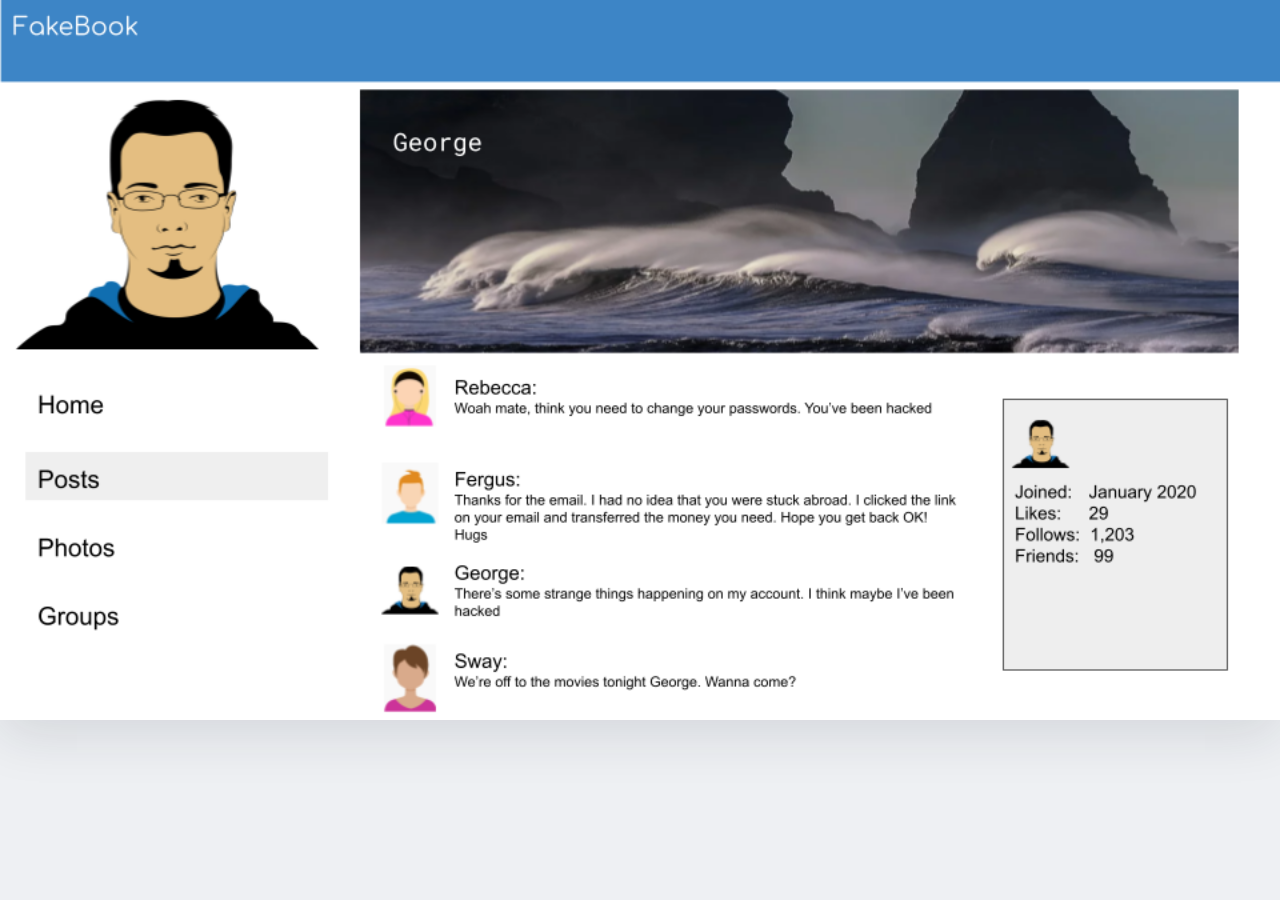
<file: frontend/fakebook/index.html>
<!doctype html>
<html lang="en">
  <head>
    <meta charset="UTF-8" />
    <meta name="viewport" content="width=device-width, initial-scale=1.0" />
    <title>Fakebook</title>
    <style>
      * { box-sizing: border-box; }
      body {
        display: grid;
        min-height: 100vh;
        margin: 0;
        place-items: start center;
        background: #eef0f3;
      }
      img {
        display: block;
        width: min(100%, 1440px);
        height: auto;
        box-shadow: 0 15px 50px rgba(25, 35, 50, 0.12);
      }
    </style>
  </head>
  <body>
    <img src="./assets/page_screenshot.png" alt="Fakebook Page Screenshot" />
  </body>
</html>
</file>
